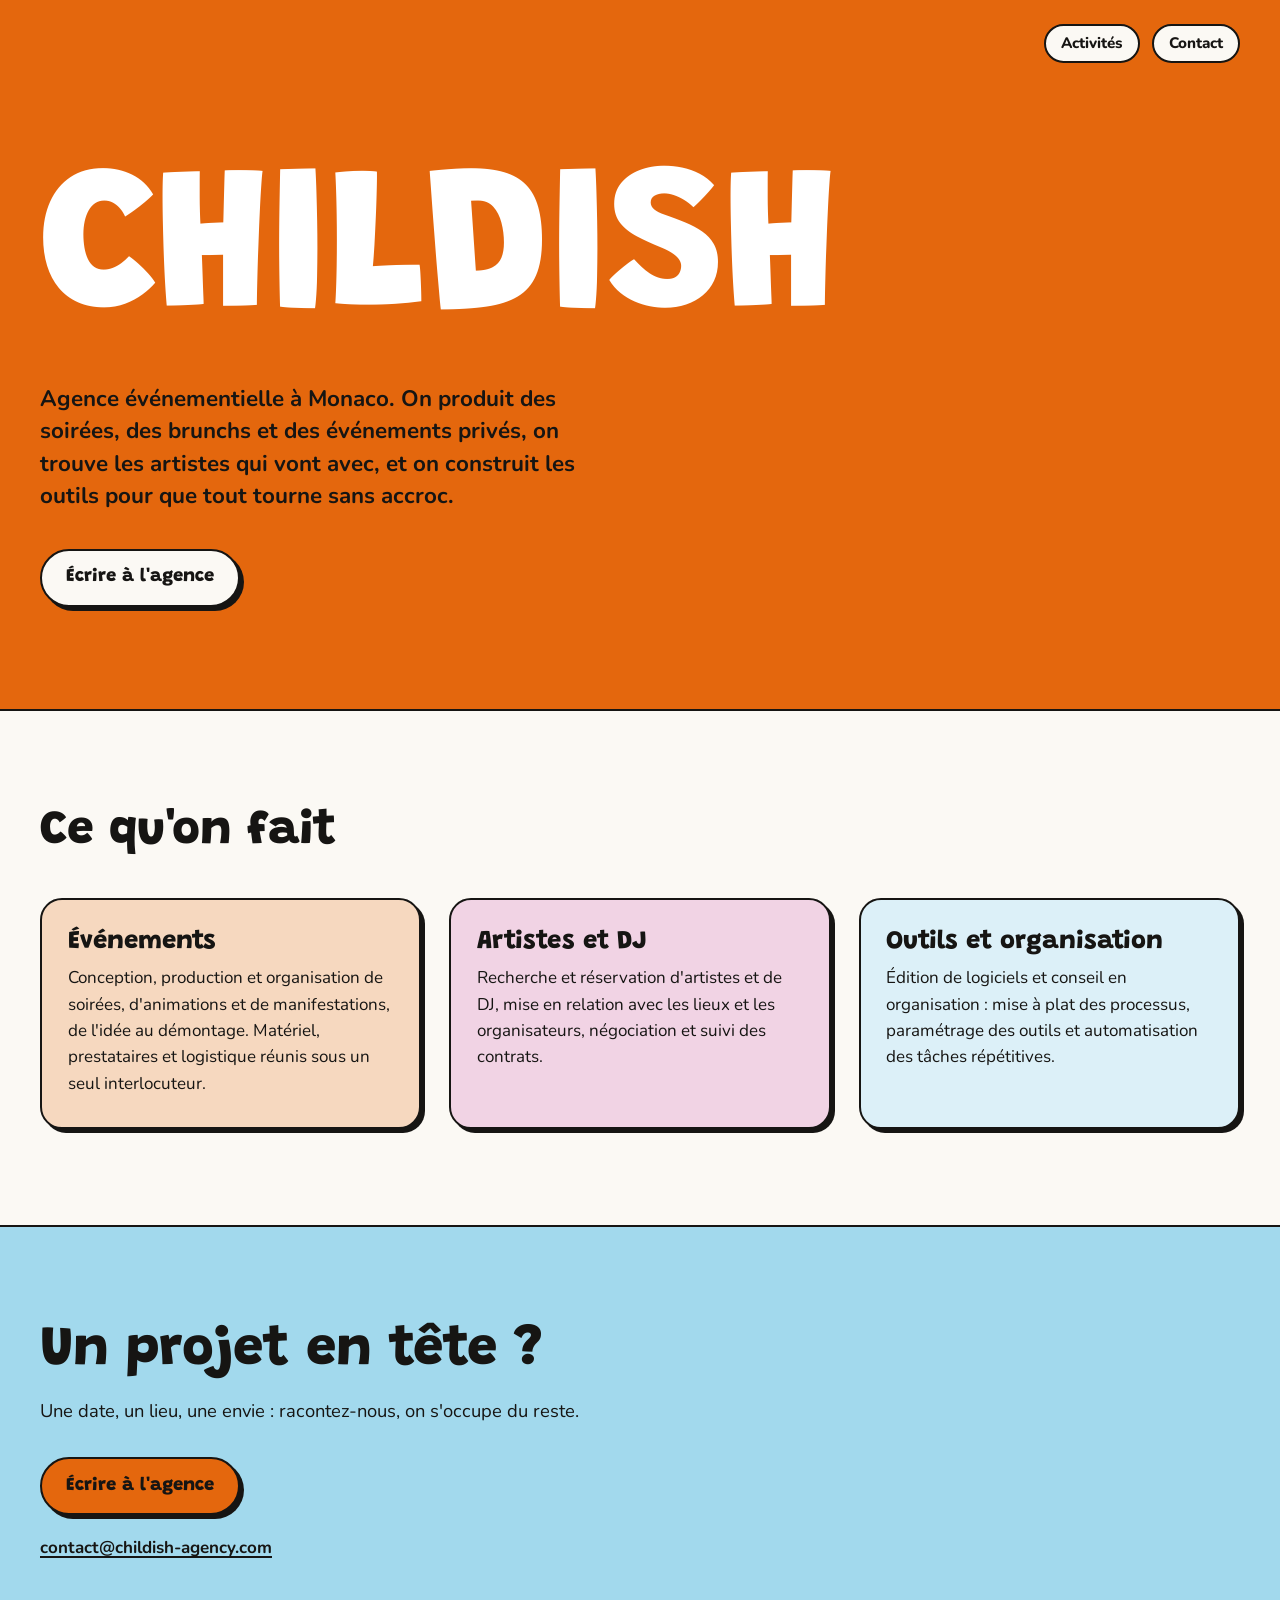
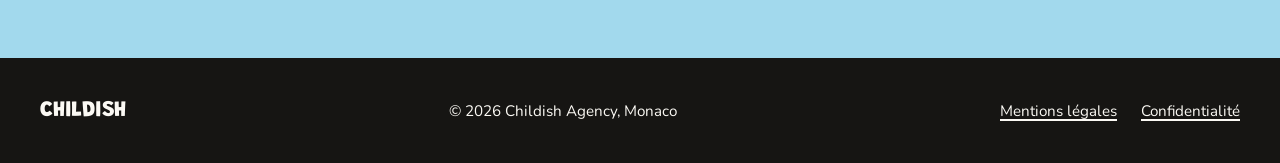
<file: index.html>
<!DOCTYPE html>
<!-- © 2026 Alexandre Vial — Childish Agency. Tous droits réservés. v3.0.0 -->
<!-- owner: alexandre-vial / childish-site / 3.0.0 / 7c1d4e9a2b -->
<html lang="fr">
<head>
  <meta charset="utf-8">
  <meta name="viewport" content="width=device-width, initial-scale=1">
  <title>Childish Agency — agence événementielle à Monaco</title>
  <meta name="description" content="Childish Agency, Monaco : production d'événements, artistes et DJ, et outils sur mesure pour organiser une activité.">
  <meta name="author" content="Alexandre Vial">
  <meta name="theme-color" content="#e4670d">
  <link rel="preload" href="fonts/grandstander-latin-800-normal.woff2" as="font" type="font/woff2" crossorigin>
  <link rel="stylesheet" href="style.css">
</head>
<body>
  <div class="hero-band">
    <header class="wrap site-head">
      <span></span>
      <nav aria-label="Navigation principale">
        <a href="#activites">Activités</a>
        <a href="#contact">Contact</a>
      </nav>
    </header>

    <section class="wrap hero">
      <h1><span class="wordmark">Childish</span></h1>
      <p>Agence événementielle à Monaco. On produit des soirées, des brunchs et des événements privés, on trouve les artistes qui vont avec, et on construit les outils pour que tout tourne sans accroc.</p>
      <a class="button" href="mailto:contact@childish-agency.com">Écrire à l'agence</a>
    </section>
  </div>

  <main>
    <section class="wrap activities" id="activites" aria-labelledby="activites-titre">
      <h2 class="section-title" id="activites-titre">Ce qu'on fait</h2>
      <ul class="cards">
        <li class="card card--orange">
          <h3>Événements</h3>
          <p>Conception, production et organisation de soirées, d'animations et de manifestations, de l'idée au démontage. Matériel, prestataires et logistique réunis sous un seul interlocuteur.</p>
        </li>
        <li class="card card--rose">
          <h3>Artistes et DJ</h3>
          <p>Recherche et réservation d'artistes et de DJ, mise en relation avec les lieux et les organisateurs, négociation et suivi des contrats.</p>
        </li>
        <li class="card card--blue">
          <h3>Outils et organisation</h3>
          <p>Édition de logiciels et conseil en organisation : mise à plat des processus, paramétrage des outils et automatisation des tâches répétitives.</p>
        </li>
      </ul>
    </section>

    <div class="contact-band">
      <section class="wrap contact" id="contact" aria-labelledby="contact-titre">
        <h2 id="contact-titre">Un projet en tête ?</h2>
        <p>Une date, un lieu, une envie : racontez-nous, on s'occupe du reste.</p>
        <a class="button" href="mailto:contact@childish-agency.com">Écrire à l'agence</a>
        <a class="address" href="mailto:contact@childish-agency.com">contact@childish-agency.com</a>
      </section>
    </div>
  </main>

  <footer class="site-foot">
    <div class="wrap">
      <span class="wordmark" aria-hidden="true">Childish</span>
      <p>© 2026 Childish Agency, Monaco</p>
      <nav aria-label="Informations légales">
        <a href="mentions-legales.html">Mentions légales</a>
        <a href="confidentialite.html">Confidentialité</a>
      </nav>
    </div>
  </footer>
</body>
</html>
</file>
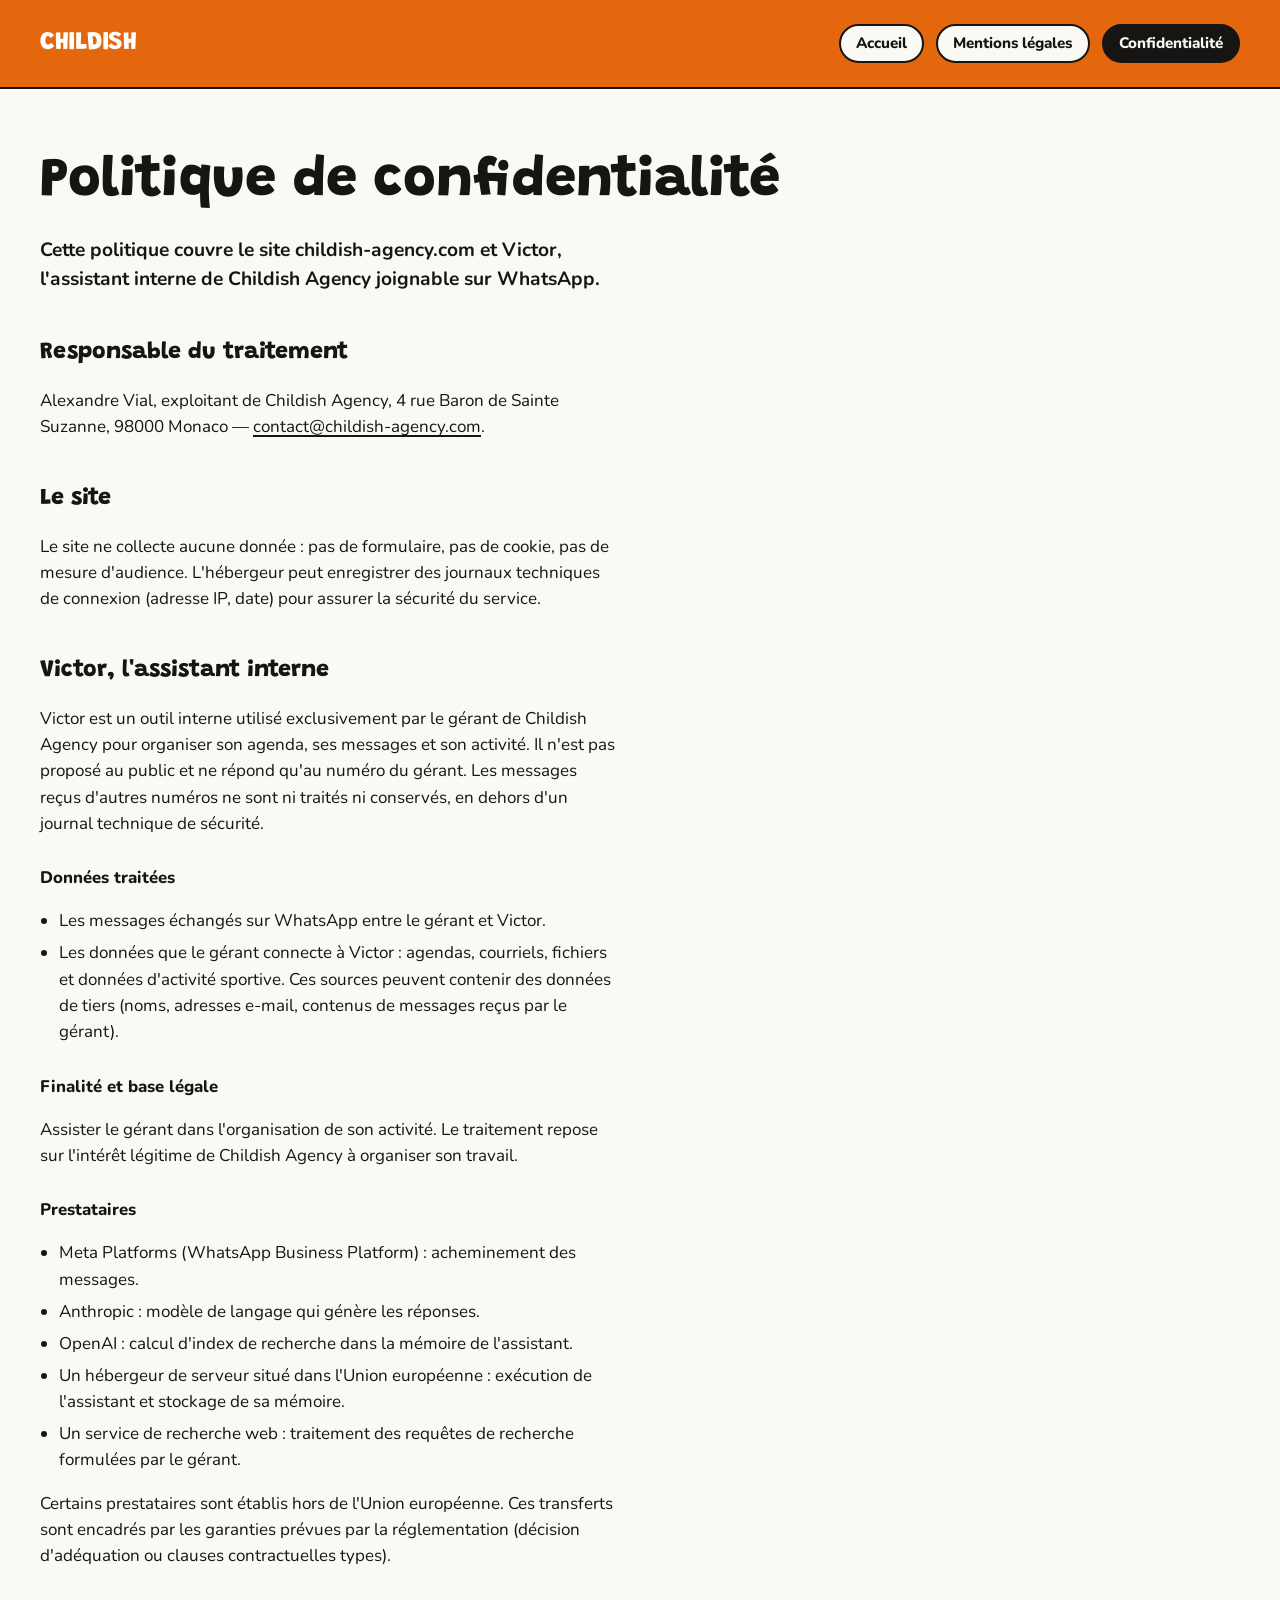
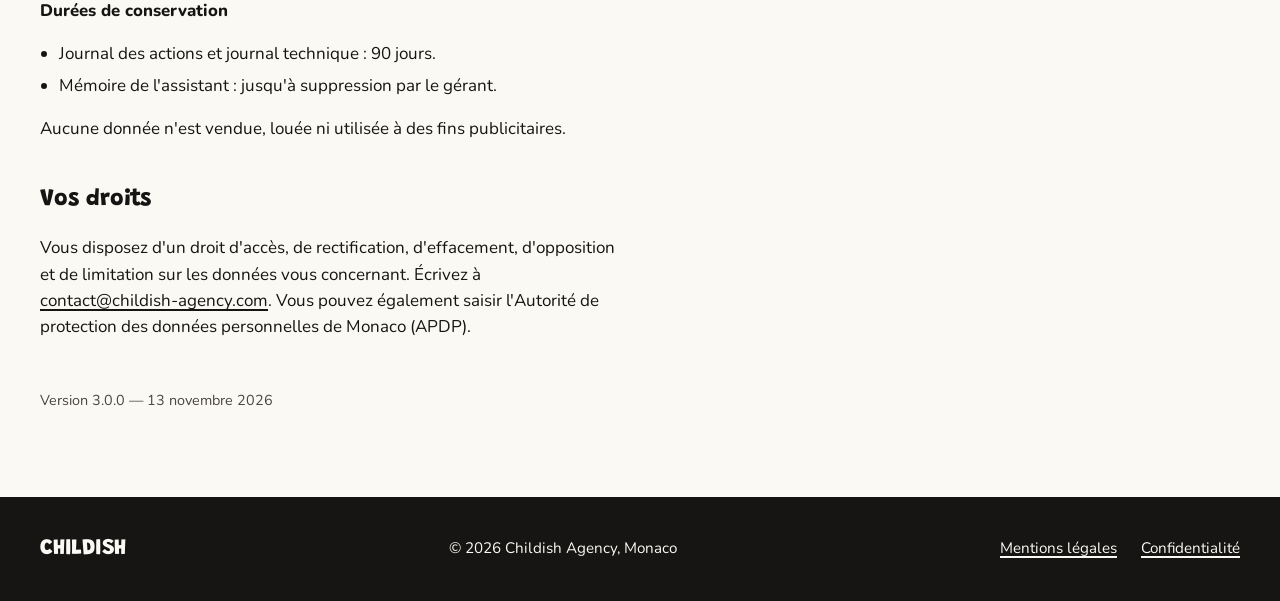
<file: confidentialite.html>
<!DOCTYPE html>
<!-- © 2026 Alexandre Vial — Childish Agency. Tous droits réservés. v3.0.0 -->
<!-- owner: alexandre-vial / childish-site / 3.0.0 / 7c1d4e9a2b -->
<html lang="fr">
<head>
  <meta charset="utf-8">
  <meta name="viewport" content="width=device-width, initial-scale=1">
  <title>Politique de confidentialité — Childish Agency</title>
  <meta name="theme-color" content="#e4670d">
  <link rel="stylesheet" href="style.css">
</head>
<body>
  <div class="page-band">
  <header class="wrap site-head">
    <a class="wordmark" href="/" aria-label="Childish Agency, accueil">Childish</a>
    <nav aria-label="Navigation principale">
      <a href="/">Accueil</a>
      <a href="mentions-legales.html">Mentions légales</a>
      <a href="confidentialite.html" aria-current="page">Confidentialité</a>
    </nav>
  </header>
  </div>

  <main class="wrap page">
      <h1>Politique de confidentialité</h1>
      <div class="prose">
      <p class="intro">Cette politique couvre le site childish-agency.com et Victor, l'assistant interne de Childish Agency joignable sur WhatsApp.</p>

      <h2>Responsable du traitement</h2>
      <p>Alexandre Vial, exploitant de Childish Agency, 4 rue Baron de Sainte Suzanne, 98000 Monaco — <a href="mailto:contact@childish-agency.com">contact@childish-agency.com</a>.</p>

      <h2>Le site</h2>
      <p>Le site ne collecte aucune donnée : pas de formulaire, pas de cookie, pas de mesure d'audience. L'hébergeur peut enregistrer des journaux techniques de connexion (adresse IP, date) pour assurer la sécurité du service.</p>

      <h2>Victor, l'assistant interne</h2>
      <p>Victor est un outil interne utilisé exclusivement par le gérant de Childish Agency pour organiser son agenda, ses messages et son activité. Il n'est pas proposé au public et ne répond qu'au numéro du gérant. Les messages reçus d'autres numéros ne sont ni traités ni conservés, en dehors d'un journal technique de sécurité.</p>

      <h3>Données traitées</h3>
      <ul>
        <li>Les messages échangés sur WhatsApp entre le gérant et Victor.</li>
        <li>Les données que le gérant connecte à Victor : agendas, courriels, fichiers et données d'activité sportive. Ces sources peuvent contenir des données de tiers (noms, adresses e-mail, contenus de messages reçus par le gérant).</li>
      </ul>

      <h3>Finalité et base légale</h3>
      <p>Assister le gérant dans l'organisation de son activité. Le traitement repose sur l'intérêt légitime de Childish Agency à organiser son travail.</p>

      <h3>Prestataires</h3>
      <ul>
        <li>Meta Platforms (WhatsApp Business Platform) : acheminement des messages.</li>
        <li>Anthropic : modèle de langage qui génère les réponses.</li>
        <li>OpenAI : calcul d'index de recherche dans la mémoire de l'assistant.</li>
        <li>Un hébergeur de serveur situé dans l'Union européenne : exécution de l'assistant et stockage de sa mémoire.</li>
        <li>Un service de recherche web : traitement des requêtes de recherche formulées par le gérant.</li>
      </ul>
      <p>Certains prestataires sont établis hors de l'Union européenne. Ces transferts sont encadrés par les garanties prévues par la réglementation (décision d'adéquation ou clauses contractuelles types).</p>

      <h3>Durées de conservation</h3>
      <ul>
        <li>Journal des actions et journal technique : 90 jours.</li>
        <li>Mémoire de l'assistant : jusqu'à suppression par le gérant.</li>
      </ul>
      <p>Aucune donnée n'est vendue, louée ni utilisée à des fins publicitaires.</p>

      <h2>Vos droits</h2>
      <p>Vous disposez d'un droit d'accès, de rectification, d'effacement, d'opposition et de limitation sur les données vous concernant. Écrivez à <a href="mailto:contact@childish-agency.com">contact@childish-agency.com</a>. Vous pouvez également saisir l'Autorité de protection des données personnelles de Monaco (APDP).</p>

      <p class="version">Version 3.0.0 — 13 novembre 2026</p>
      </div>
  </main>

  <footer class="site-foot">
    <div class="wrap">
      <span class="wordmark" aria-hidden="true">Childish</span>
      <p>© 2026 Childish Agency, Monaco</p>
      <nav aria-label="Informations légales">
        <a href="mentions-legales.html">Mentions légales</a>
        <a href="confidentialite.html">Confidentialité</a>
      </nav>
    </div>
  </footer>
</body>
</html>
</file>
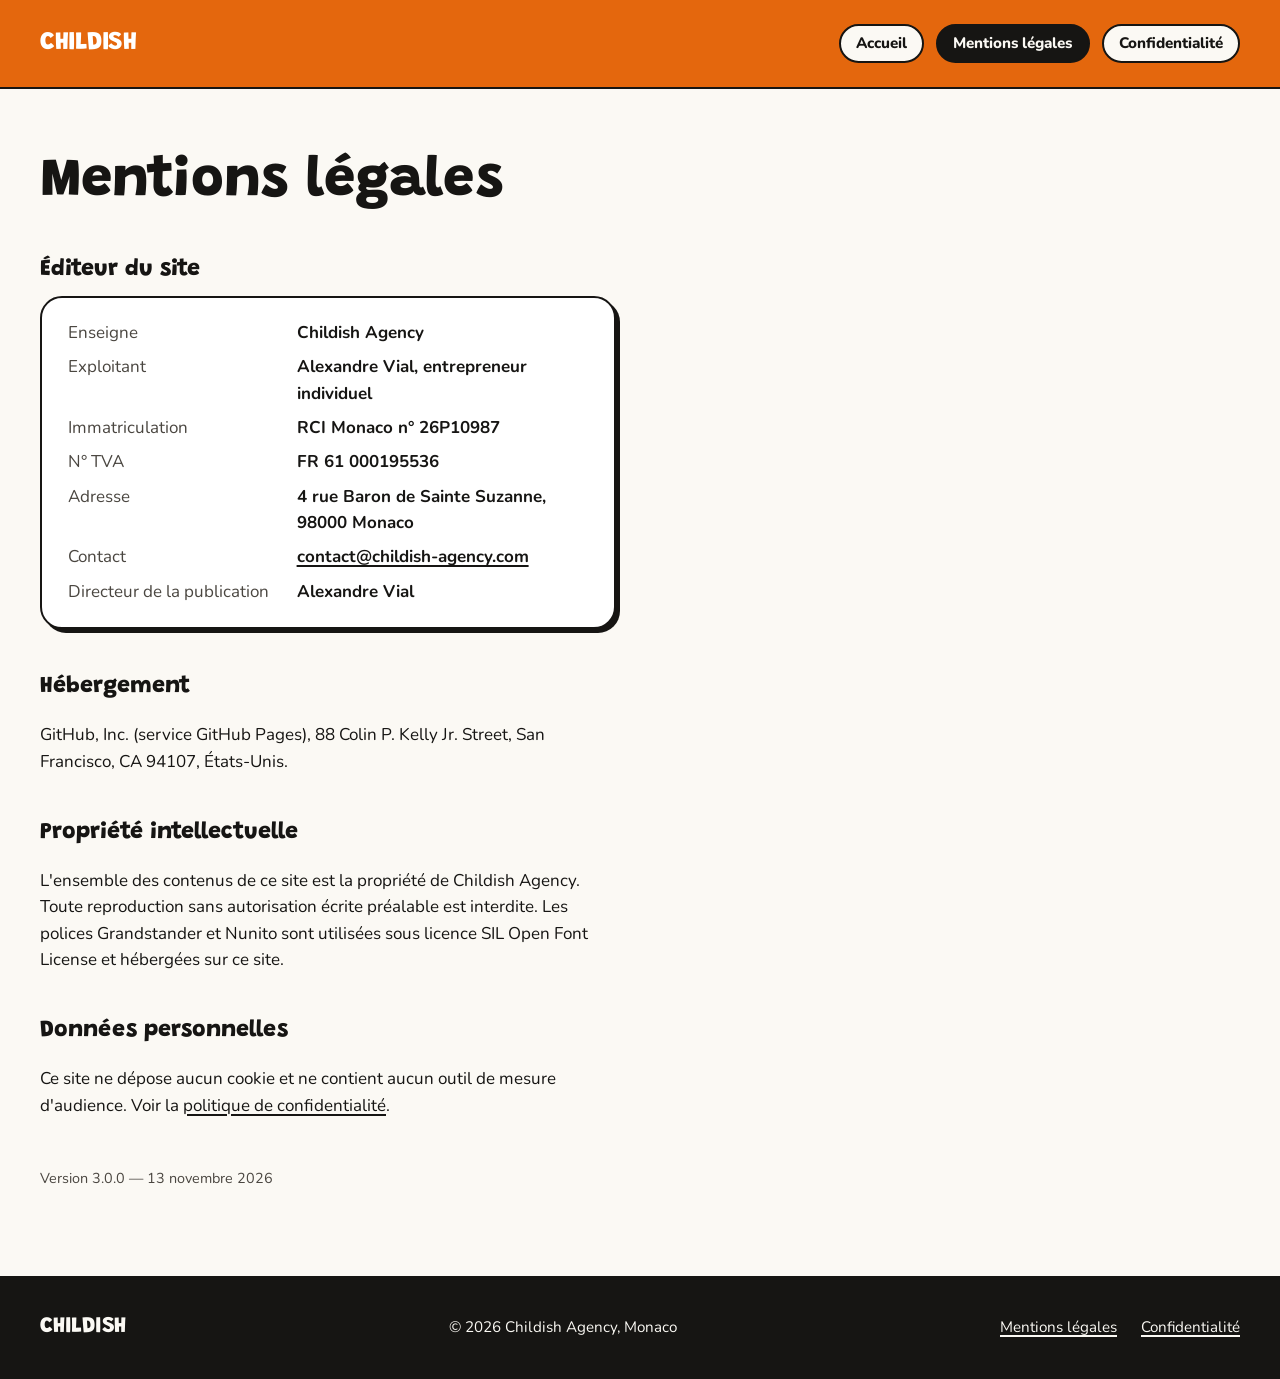
<file: mentions-legales.html>
<!DOCTYPE html>
<!-- © 2026 Alexandre Vial — Childish Agency. Tous droits réservés. v3.0.0 -->
<!-- owner: alexandre-vial / childish-site / 3.0.0 / 7c1d4e9a2b -->
<html lang="fr">
<head>
  <meta charset="utf-8">
  <meta name="viewport" content="width=device-width, initial-scale=1">
  <title>Mentions légales — Childish Agency</title>
  <meta name="theme-color" content="#e4670d">
  <link rel="stylesheet" href="style.css">
</head>
<body>
  <div class="page-band">
  <header class="wrap site-head">
    <a class="wordmark" href="/" aria-label="Childish Agency, accueil">Childish</a>
    <nav aria-label="Navigation principale">
      <a href="/">Accueil</a>
      <a href="mentions-legales.html" aria-current="page">Mentions légales</a>
      <a href="confidentialite.html">Confidentialité</a>
    </nav>
  </header>
  </div>

  <main class="wrap page">
      <h1>Mentions légales</h1>
      <div class="prose">
      <h2>Éditeur du site</h2>
      <dl class="facts">
        <dt>Enseigne</dt><dd>Childish Agency</dd>
        <dt>Exploitant</dt><dd>Alexandre Vial, entrepreneur individuel</dd>
        <dt>Immatriculation</dt><dd>RCI Monaco n° 26P10987</dd>
        <dt>N° TVA</dt><dd>FR 61 000195536</dd>
        <dt>Adresse</dt><dd>4 rue Baron de Sainte Suzanne, 98000 Monaco</dd>
        <dt>Contact</dt><dd><a href="mailto:contact@childish-agency.com">contact@childish-agency.com</a></dd>
        <dt>Directeur de la publication</dt><dd>Alexandre Vial</dd>
      </dl>

      <h2>Hébergement</h2>
      <p>GitHub, Inc. (service GitHub Pages), 88 Colin P. Kelly Jr. Street, San Francisco, CA 94107, États-Unis.</p>

      <h2>Propriété intellectuelle</h2>
      <p>L'ensemble des contenus de ce site est la propriété de Childish Agency. Toute reproduction sans autorisation écrite préalable est interdite. Les polices Grandstander et Nunito sont utilisées sous licence SIL Open Font License et hébergées sur ce site.</p>

      <h2>Données personnelles</h2>
      <p>Ce site ne dépose aucun cookie et ne contient aucun outil de mesure d'audience. Voir la <a href="confidentialite.html">politique de confidentialité</a>.</p>

      <p class="version">Version 3.0.0 — 13 novembre 2026</p>
      </div>
  </main>

  <footer class="site-foot">
    <div class="wrap">
      <span class="wordmark" aria-hidden="true">Childish</span>
      <p>© 2026 Childish Agency, Monaco</p>
      <nav aria-label="Informations légales">
        <a href="mentions-legales.html">Mentions légales</a>
        <a href="confidentialite.html">Confidentialité</a>
      </nav>
    </div>
  </footer>
</body>
</html>
</file>
<file: style.css>
/* © 2026 Alexandre Vial — Childish Agency. Tous droits réservés. v3.0.0 */
/* owner: alexandre-vial / childish-site / 3.0.0 / 7c1d4e9a2b */
/* Tokens from the CHILDISH Design System (charte graphique). Fonts self-hosted. */

@font-face { font-family: "Grandstander"; src: url("fonts/grandstander-latin-700-normal.woff2") format("woff2"); font-weight: 700; font-display: swap; }
@font-face { font-family: "Grandstander"; src: url("fonts/grandstander-latin-800-normal.woff2") format("woff2"); font-weight: 800; font-display: swap; }
@font-face { font-family: "Nunito"; src: url("fonts/nunito-latin-400-normal.woff2") format("woff2"); font-weight: 400; font-display: swap; }
@font-face { font-family: "Nunito"; src: url("fonts/nunito-latin-700-normal.woff2") format("woff2"); font-weight: 700; font-display: swap; }
@font-face { font-family: "Nunito"; src: url("fonts/nunito-latin-800-normal.woff2") format("woff2"); font-weight: 800; font-display: swap; }

:root {
  /* Charte graphique */
  --c-beige: #d1cdc2;
  --c-blue: #a2d9ed;
  --c-rose: #da7eb2;
  --c-orange: #e4670d;
  /* Ink & paper */
  --c-ink: #161513;
  --c-ink-soft: #4a4640;
  --c-paper: #fbf9f4;
  --c-white: #ffffff;
  /* Tints */
  --c-orange-tint: #f6d8bf;
  --c-rose-tint: #f1d3e4;
  --c-blue-tint: #dcf0f8;
  --c-beige-tint: #e8e5dd;

  --font-display: "Grandstander", "Comic Sans MS", system-ui, sans-serif;
  --font-text: "Nunito", system-ui, -apple-system, sans-serif;

  --radius-md: 14px;
  --radius-lg: 22px;
  --radius-xl: 32px;
  --radius-pill: 999px;
  --border: 2.5px solid var(--c-ink);
  --shadow-sticker: 4px 4px 0 var(--c-ink);
  --shadow-sticker-lg: 6px 6px 0 var(--c-ink);
  --shadow-pressed: 1px 1px 0 var(--c-ink);
  --ease-out: cubic-bezier(.22,.61,.36,1);

  --container: 1200px;
  --measure: 36rem;
}

* { box-sizing: border-box; }
html { -webkit-text-size-adjust: 100%; }
body {
  margin: 0;
  background: var(--c-paper);
  color: var(--c-ink);
  font-family: var(--font-text);
  font-size: 1.0625rem;
  line-height: 1.55;
}
a { color: var(--c-ink); text-decoration-thickness: 2px; text-underline-offset: 0.18em; }
a:hover { text-decoration-color: var(--c-orange); }
:focus-visible { outline: 3px solid var(--c-ink); outline-offset: 3px; border-radius: 6px; }

.wrap { width: min(var(--container), 100% - 3rem); margin-inline: auto; }

/* Wordmark: always all caps */
.wordmark {
  font-family: var(--font-display); font-weight: 800;
  text-transform: uppercase; letter-spacing: -0.01em; line-height: 0.9;
  color: var(--c-white); text-decoration: none;
}
.wordmark img { display: block; width: 100%; height: auto; }

/* Header bar, sits on the orange */
.site-head {
  display: flex; justify-content: space-between; align-items: center;
  gap: 1rem; flex-wrap: wrap; padding-block: 1.5rem;
}
.site-head .wordmark { font-size: 1.6rem; }
.site-head nav { display: flex; gap: 0.75rem; flex-wrap: wrap; }
.site-head nav a {
  font-weight: 800; font-size: 0.95rem; text-decoration: none;
  color: var(--c-ink); background: var(--c-paper);
  border: var(--border); border-radius: var(--radius-pill);
  padding: 0.35rem 0.95rem;
}
.site-head nav a[aria-current="page"] { background: var(--c-ink); color: var(--c-paper); }

/* Orange owns the hero */
.hero-band { background: var(--c-orange); border-bottom: var(--border); }
.hero { padding-block: clamp(2rem, 6vw, 5rem) clamp(3.5rem, 8vw, 6.5rem); }
.hero h1 { margin: 0; }
.hero .wordmark { display: block; font-size: clamp(4.25rem, 16.5vw, 13rem); }
.hero p {
  max-width: var(--measure);
  margin: 2rem 0 0;
  font-size: clamp(1.15rem, 1.9vw, 1.4rem); font-weight: 700; line-height: 1.45;
}

/* Sticker button */
.button {
  display: inline-block;
  font-family: var(--font-display); font-weight: 800; font-size: 1.15rem;
  color: var(--c-ink); text-decoration: none;
  background: var(--c-paper);
  border: var(--border); border-radius: var(--radius-pill);
  padding: 0.8rem 1.5rem;
  box-shadow: var(--shadow-sticker);
  transition: transform 120ms var(--ease-out), box-shadow 120ms var(--ease-out);
}
.button:hover { transform: translate(-1px, -1px); box-shadow: var(--shadow-sticker-lg); }
.button:active { transform: translate(3px, 3px); box-shadow: var(--shadow-pressed); }
.hero .button { margin-top: 2.25rem; }

/* Activities: three sticker cards on paper */
.activities { padding-block: clamp(3.5rem, 8vw, 6rem); }
.section-title {
  margin: 0 0 2.5rem;
  font-family: var(--font-display); font-weight: 800;
  font-size: clamp(2rem, 4.5vw, 3rem); line-height: 1.05;
}
.cards {
  display: grid; gap: 1.75rem;
  grid-template-columns: repeat(auto-fit, minmax(16rem, 1fr));
  list-style: none; margin: 0; padding: 0;
}
.card {
  background: var(--c-white);
  border: var(--border); border-radius: var(--radius-lg);
  box-shadow: var(--shadow-sticker);
  padding: 1.75rem 1.6rem 1.9rem;
}
.card--orange { background: var(--c-orange-tint); }
.card--rose { background: var(--c-rose-tint); }
.card--blue { background: var(--c-blue-tint); }
.card h3 {
  margin: 0 0 0.6rem;
  font-family: var(--font-display); font-weight: 800;
  font-size: 1.6rem; line-height: 1.1;
}
.card p { margin: 0; }

/* Contact: blue owns this block */
.contact-band { background: var(--c-blue); border-block: var(--border); }
.contact { padding-block: clamp(3.5rem, 8vw, 6rem); }
.contact h2 { margin: 0 0 1rem; font-family: var(--font-display); font-weight: 800; font-size: clamp(2rem, 5vw, 3.4rem); line-height: 1.05; }
.contact p { margin: 0 0 2rem; max-width: var(--measure); font-size: 1.15rem; }
.contact .button { background: var(--c-orange); }
.contact .address { display: block; margin-top: 1.25rem; font-weight: 700; }

/* Inner pages */
.page-band { background: var(--c-orange); border-bottom: var(--border); }
.page { padding-block: clamp(2.5rem, 6vw, 4rem) 4.5rem; }
.page h1 {
  margin: 0 0 1.5rem;
  font-family: var(--font-display); font-weight: 800;
  font-size: clamp(2.4rem, 6vw, 3.5rem); line-height: 1.05;
}
.page .intro { font-size: 1.2rem; font-weight: 700; max-width: var(--measure); }
.prose { max-width: var(--measure); }
.prose h2 { margin: 2.5rem 0 0.5rem; font-family: var(--font-display); font-weight: 800; font-size: 1.45rem; }
.prose h3 { margin: 1.75rem 0 0.4rem; font-size: 1.05rem; font-weight: 800; }
.prose ul { padding-left: 1.2rem; }
.prose li { margin-bottom: 0.35rem; }
.facts {
  display: grid; grid-template-columns: max-content 1fr; gap: 0.5rem 1.75rem; margin: 0;
  background: var(--c-white); border: var(--border); border-radius: var(--radius-lg);
  box-shadow: var(--shadow-sticker); padding: 1.4rem 1.6rem;
}
.facts dt { color: var(--c-ink-soft); }
.facts dd { margin: 0; font-weight: 700; }
.version { margin-top: 3rem; color: var(--c-ink-soft); font-size: 0.9rem; }

/* Footer */
.site-foot { background: var(--c-ink); color: var(--c-paper); padding-block: 2.5rem; font-size: 0.95rem; }
.site-foot .wrap { display: flex; justify-content: space-between; align-items: center; gap: 1rem 2rem; flex-wrap: wrap; }
.site-foot p { margin: 0; }
.site-foot .wordmark { font-size: 1.4rem; color: var(--c-paper); }
.site-foot nav { display: flex; gap: 1.5rem; }
.site-foot a { color: var(--c-paper); }
.site-foot a:hover { text-decoration-color: var(--c-orange); }
.site-foot :focus-visible { outline-color: var(--c-paper); }

@media (max-width: 640px) {
  .facts { grid-template-columns: 1fr; gap: 0.1rem; }
  .facts dt { margin-top: 0.75rem; }
}
@media (prefers-reduced-motion: reduce) {
  .button { transition: none; }
  .button:hover, .button:active { transform: none; }
}
</file>
